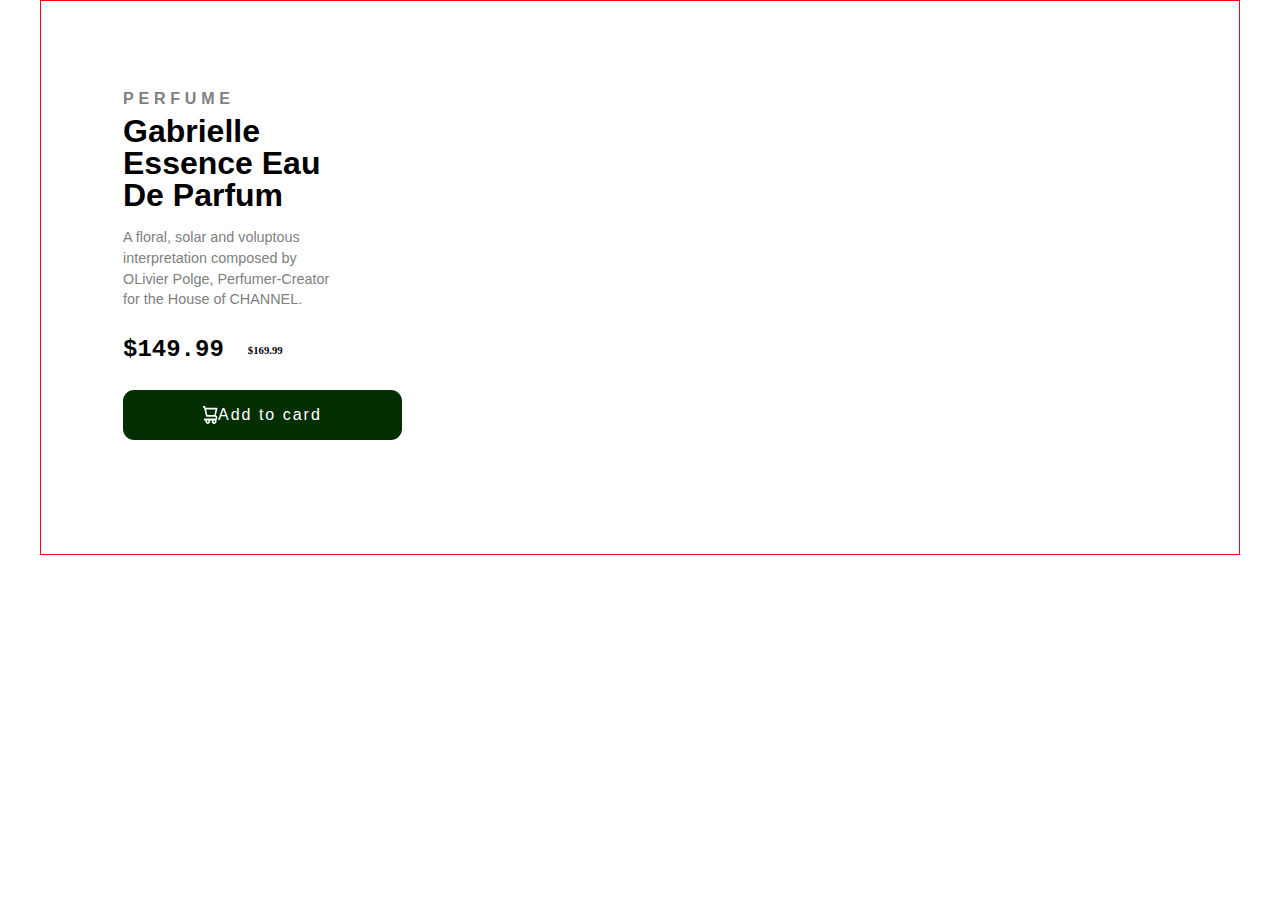
<file: Product-Card/index.html>
<!DOCTYPE html>
<html lang="en">
  <head>
    <meta charset="UTF-8" />
    <meta name="viewport" content="width=device-width, initial-scale=1.0" />
    <title>Product Design</title>
    <link rel="stylesheet" href="style.css" />
  </head>
  <body>
    <div class="container">
      <div class="card">
        <div class="card-image">
          <!---
          <img src="images/card.jpg" alt="" />
          -->
        </div>
      </div>

      <div class="right-side">
        <div class="text">
          <h4>PERFUME</h4>

          <h1>
            Gabrielle <br />
            Essence Eau <br />De Parfum
          </h1>

          <p class="description">
            A floral, solar and voluptous <br />interpretation composed by
            <br />
            OLivier Polge, Perfumer-Creator <br />
            for the House of CHANNEL.
          </p>

          <div class="price">
            <h2>$149.99</h2>

            <h6>$169.99</h6>
          </div>

          <button type="submit" class="btn">
            <img src="images/icon-cart.svg" alt="image of a cart" />
            Add to card
          </button>
        </div>
      </div>
    </div>
  </body>
</html>
</file>
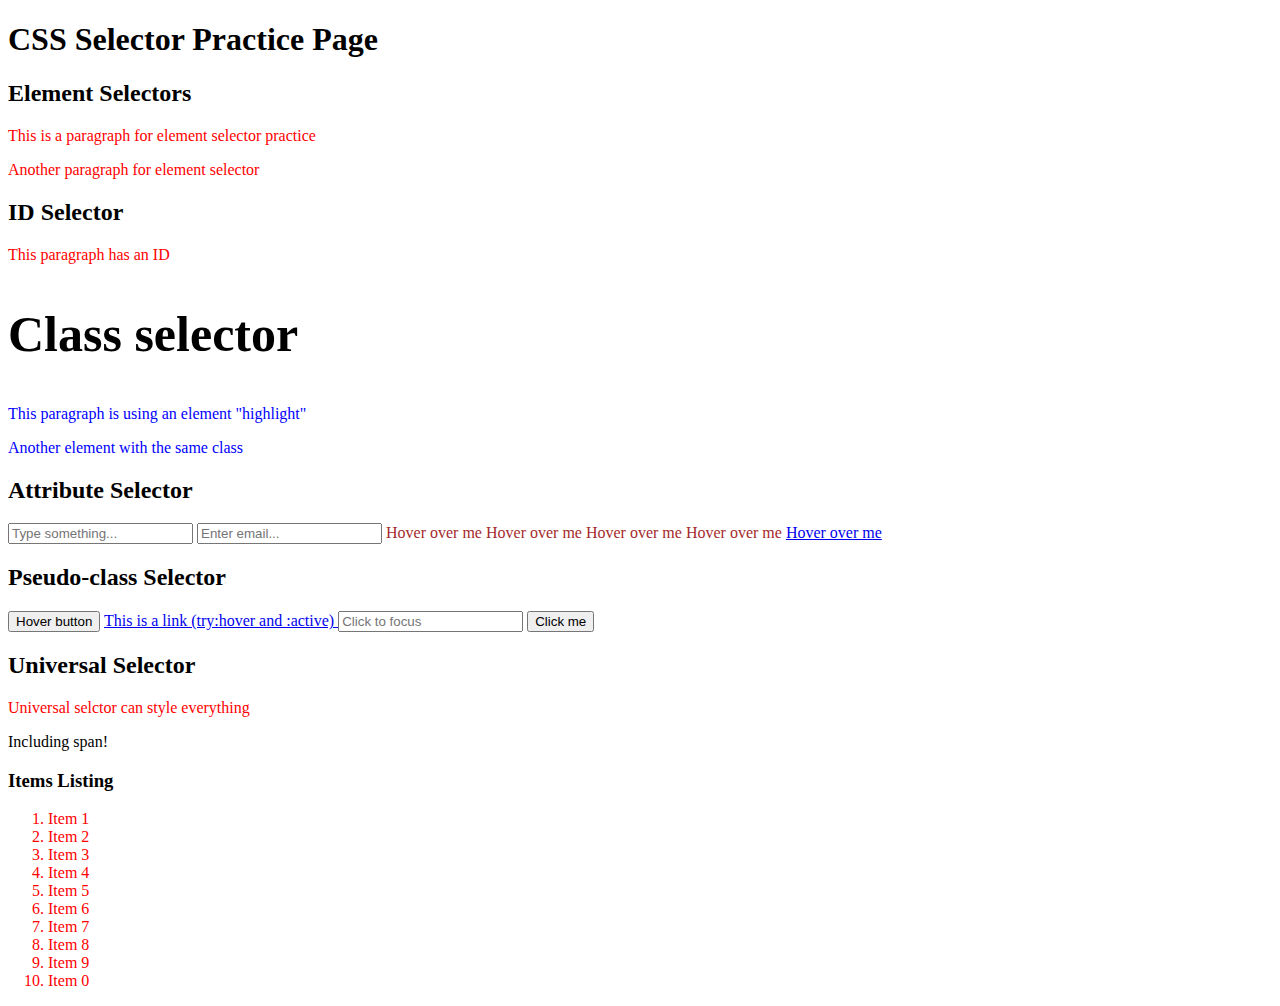
<file: Selector/index.html>
<!DOCTYPE html>
<html lang="en">
<head>
    <meta charset="UTF-8">
    <meta name="viewport" content="width=device-width, initial-scale=1.0">
    <title>Selector</title>
    <link rel="stylesheet" href="index.css">
    <style>
    </style>
</head>
<body>
    <h1>CSS Selector Practice Page</h1>

    <div class="first">
        <h2>Element Selectors</h2>
        <p>This is a paragraph for element selector practice</p>
        <p>Another paragraph for element selector</p>
    </div>

    <div class="second">
        <h2 id="unique-header">ID Selector</h2>
        <p id="unique">This paragraph has an ID</p>
    </div>

    <div class="third">
        <h2>Class selector</h2>
        <p class="highlight">This paragraph is using an element "highlight"</p>
        <p>Another element with the same class</p>
    </div>

    <h2>Attribute Selector</h2>
    <input type="text" placeholder="Type something...">
    <input type="email" placeholder="Enter email...">
    <a href="#" class="link">Hover over me</a>
    <a href="#" class="link">Hover over me</a>
    <a href="#" class="link">Hover over me</a>
    <a class="link">Hover over me</a>
    <a id="anchor" href="anchor.html" target="_blank">Hover over me</a>

    <h2>Pseudo-class Selector</h2>
    <button>Hover button</button>
    <a href="https://google.com" target="_blank" class="pseudo-link">This is a link (try:hover and :active) </a>

    <input type="text" placeholder="Click to focus" class="focus-input">

    <button>Click me</button>


    <h2>Universal Selector</h2>
    <div>
        <p>Universal selctor can style everything</p>
        <span>Including span!</span>
    </div>

    <h3>Items Listing</h3>
    <ol>
        <li>Item 1</li>
        <li>Item 2</li>
        <li>Item 3</li>
        <li>Item 4</li>
        <li>Item 5</li>
        <li>Item 6</li>
        <li>Item 7</li>
        <li>Item 8</li>
        <li>Item 9</li>
        <li>Item 0</li>
    </ol>
</body>
</html>
</file>
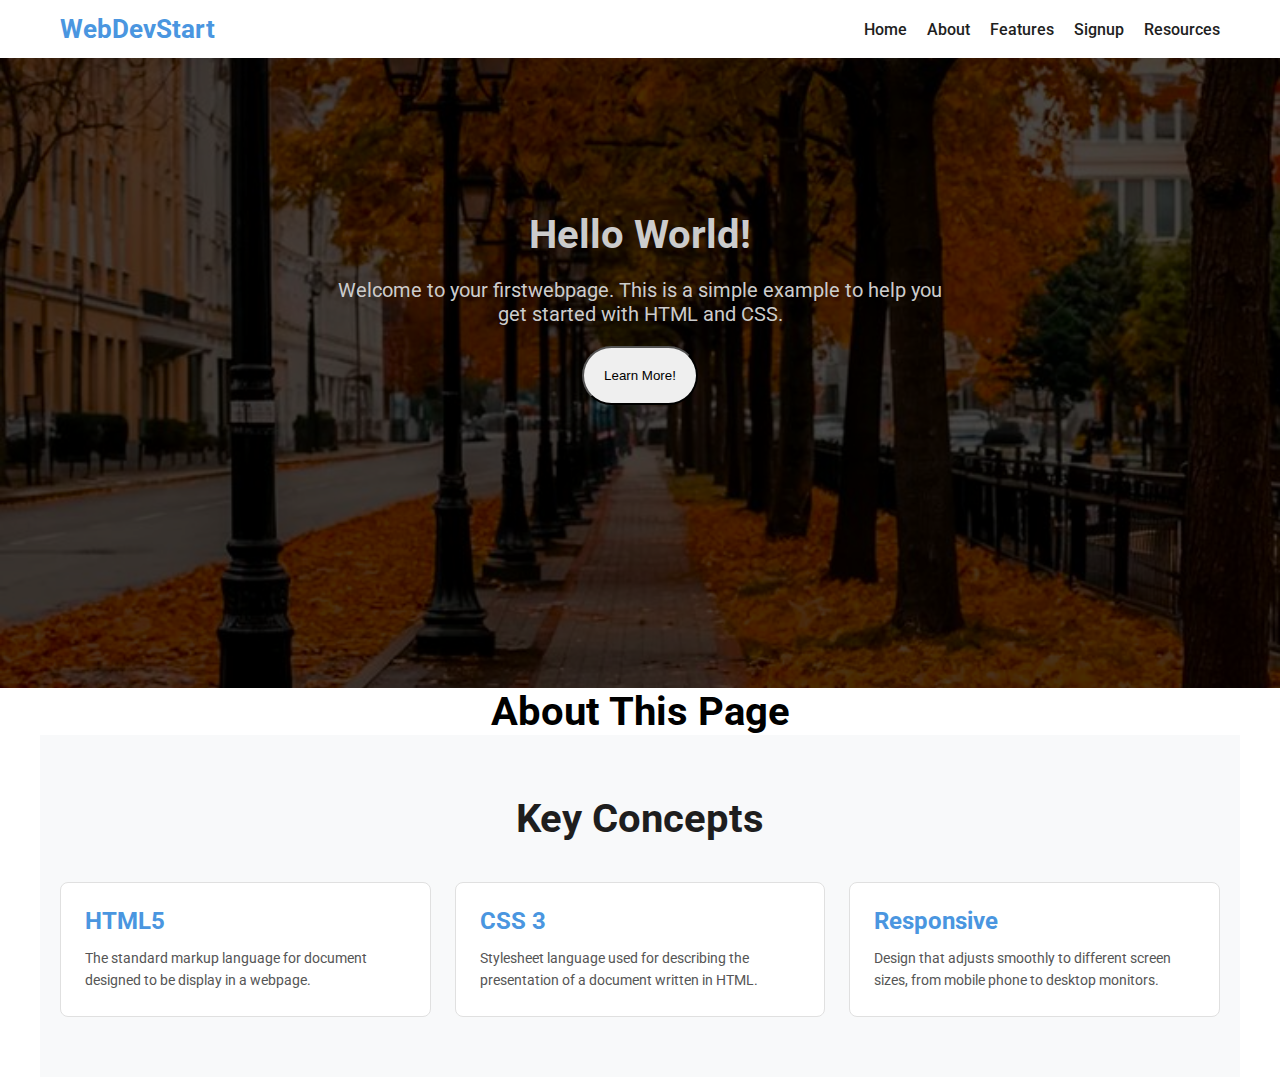
<file: simple-web-page/Index.html>
<!DOCTYPE html>
<html lang="en">
  <head>
    <meta charset="UTF-8" />
    <meta name="viewport" content="width=device-width, initial-scale=1.0" />
    <title>Simple Web Page</title>
    <link rel="stylesheet" href="./css/style.css" />
    <link rel="preconnect" href="https://fonts.googleapis.com" />
    <link rel="preconnect" href="https://fonts.gstatic.com" crossorigin />
    <link
      href="https://fonts.googleapis.com/css2?family=Roboto:ital,wght@0,100..900;1,100..900&display=swap"
      rel="stylesheet"
    />
  </head>
  <body>
    <header>
      <div class="navigation container">
        <div class="logo">WebDevStart</div>

        <nav class="nav-links">
          <ul>
            <li class="link"><a href="#home">Home</a></li>
            <li class="link"><a href="#about">About</a></li>
            <li class="link"><a href="#features">Features</a></li>
            <li class="link"><a href="#signup">Signup</a></li>
            <li class="link"><a href="resources.html">Resources</a></li>
          </ul>
        </nav>
      </div>
    </header>

    <main>
      <section id="home" class="home--area">
        <div class="absolute"></div>
        <div class="home--section container">
          <h1 class="welcome">Hello World!</h1>
          <p>
            Welcome to your firstwebpage. This is a simple example to help you
            <br />get started with HTML and CSS.
          </p>

          <!--  <a href="https://www.google.com" target="_blank" class="btn">
            <button>Learn More!</button>
          </a> -->

          <a href="https://www.google.com">
            <button>Learn More!</button>
          </a>
        </div>
      </section>

      <section id="about">
        <h2 style="text-align: center">About This Page</h2>
      </section>

      <section id="features">
        <div class="features-section container">
          <h2 class="">Key Concepts</h2>

          <div class="feature-grid">
            <div class="feature-card card-one">
              <h4>HTML5</h4>
              <p>
                The standard markup language for document designed to be display
                in a webpage.
              </p>
            </div>

            <div class="feature-card card-two">
              <h4>CSS 3</h4>
              <p>
                Stylesheet language used for describing the presentation of a
                document written in HTML.
              </p>
            </div>
            <div class="feature-card card-three">
              <h4>Responsive</h4>
              <p>
                Design that adjusts smoothly to different screen sizes, from
                mobile phone to desktop monitors.
              </p>
            </div>
          </div>
        </div>
      </section>
    </main>

    <footer></footer>
  </body>
</html>
</file>
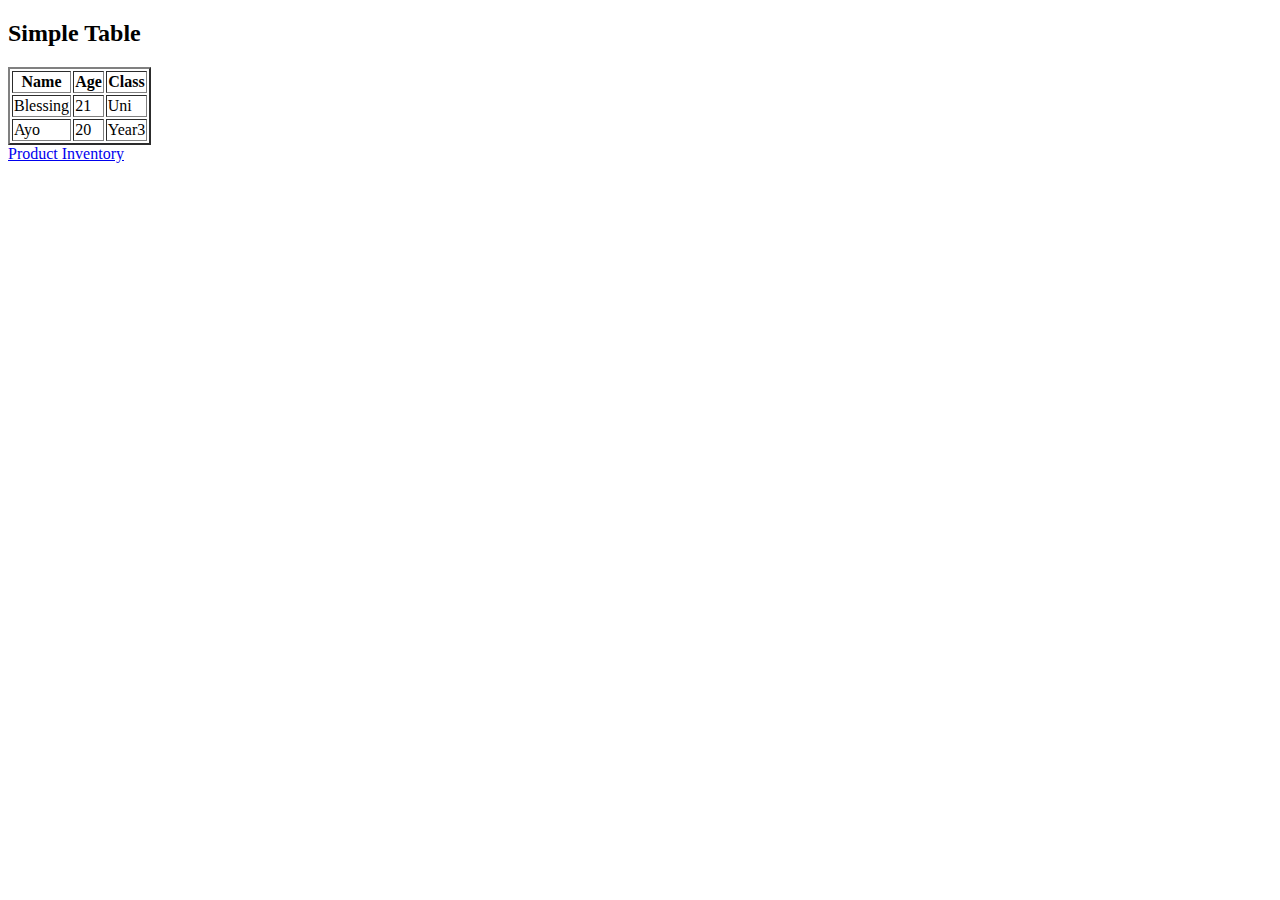
<file: Table/index.html>
<!DOCTYPE html>
<html lang="en">
<head>
    <meta charset="UTF-8">
    <meta name="viewport" content="width=device-width, initial-scale=1.0">
    <title>Table</title>
</head>
<body>
    <h2>Simple Table</h2>

    <table border="2">
        <tr>
            <th>Name</th>
            <th>Age</th>
            <th>Class</th>
        </tr>

        <tr>
            <td>Blessing</td>
            <td>21</td>
            <td>Uni</td>
        </tr>

        <tr>
            <td>Ayo</td>
            <td>20</td>
            <td>Year3 </td>
        </tr>
    </table>

    <a href="table.html"> Product Inventory </a>
</body>
</html>
</file>
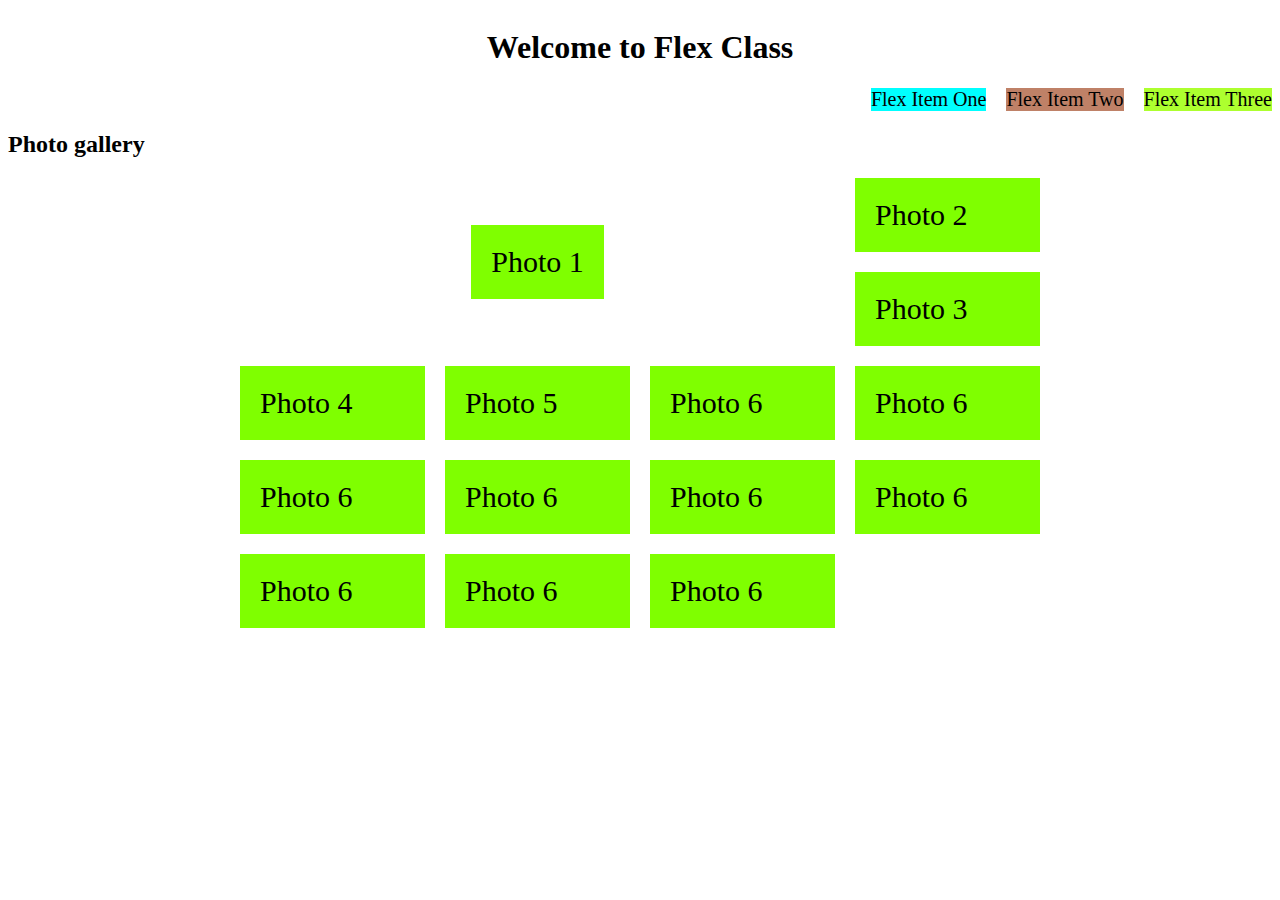
<file: Box-model/box-model.html>
<!DOCTYPE html>
<html lang="en">
  <head>
    <meta charset="UTF-8" />
    <meta name="viewport" content="width=device-width, initial-scale=1.0" />
    <link rel="stylesheet" href="box-model.css" />
    <title>Box Model</title>
  </head>
  <body>
    <!-- <div class="element">
      BOX
      <h1>Hello</h1>
      <p>I am Here</p>
      <span>I am a span</span>
      <a href="">I am an anchor tag</a>
      <h2>I am heading two</h2>
    </div> -->

    <div class="header">
      <h1>Welcome to Flex Class</h1>
    </div>

    <div class="flex-container">
      <div class="flex-item flex-one">Flex Item One</div>
      <div class="flex-item flex-two">Flex Item Two</div>
      <div class="flex-item flex-three">Flex Item Three</div>
    </div>

    <h2>Photo gallery</h2>
    <div class="gallery">
      <div class="grid-item one">Photo 1</div>
      <div class="grid-item two">Photo 2</div>
      <div class="grid-item three">Photo 3</div>
      <div class="grid-item four">Photo 4</div>
      <div class="grid-item">Photo 5</div>
      <div class="grid-item fifth">Photo 6</div>
      <div class="grid-item fifth">Photo 6</div>
      <div class="grid-item fifth">Photo 6</div>
      <div class="grid-item fifth">Photo 6</div>
      <div class="grid-item fifth">Photo 6</div>
      <div class="grid-item fifth">Photo 6</div>
      <div class="grid-item fifth">Photo 6</div>
      <div class="grid-item fifth">Photo 6</div>
      <div class="grid-item fifth">Photo 6</div>
    </div>
  </body>
</html>
</file>
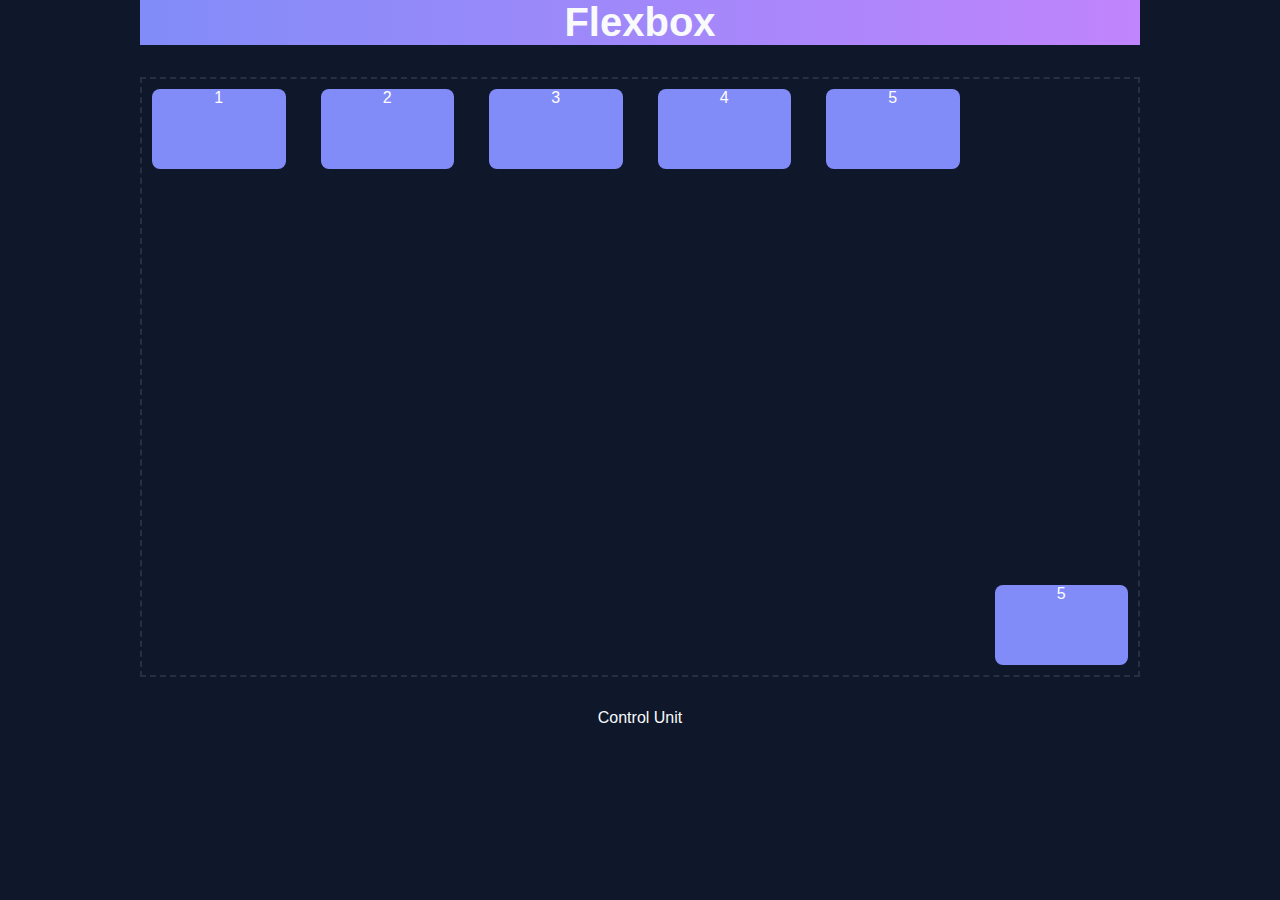
<file: Box-model/flex-box.html>
<!DOCTYPE html>
<html lang="en">
  <head>
    <meta charset="UTF-8" />
    <meta name="viewport" content="width=device-width, initial-scale=1.0" />
    <title>Flexbox Demo</title>
    <link rel="stylesheet" href="flex-box.css" />
    <link rel="preconnect" href="https://fonts.googleapis.com" />
    <link rel="preconnect" href="https://fonts.gstatic.com" crossorigin />

    <link
      href="https://fonts.googleapis.com/css2?family=Poppins&display=swap"
      rel="stylesheet"
    />
  </head>

  <body>
    <main class="wrapper">
      <header>
        <h1>Flexbox</h1>
      </header>

      <div class="flex-container">
        <div class="flex-item one">1</div>
        <div class="flex-item one">2</div>
        <div class="flex-item one">3</div>
        <div class="flex-item one">4</div>
        <div class="flex-item one">5</div>
        <div class="flex-item fifth">5</div>
      </div>

      <div class="controls-hint">
        <p>Control Unit</p>
      </div>
    </main>
  </body>
</html>
</file>
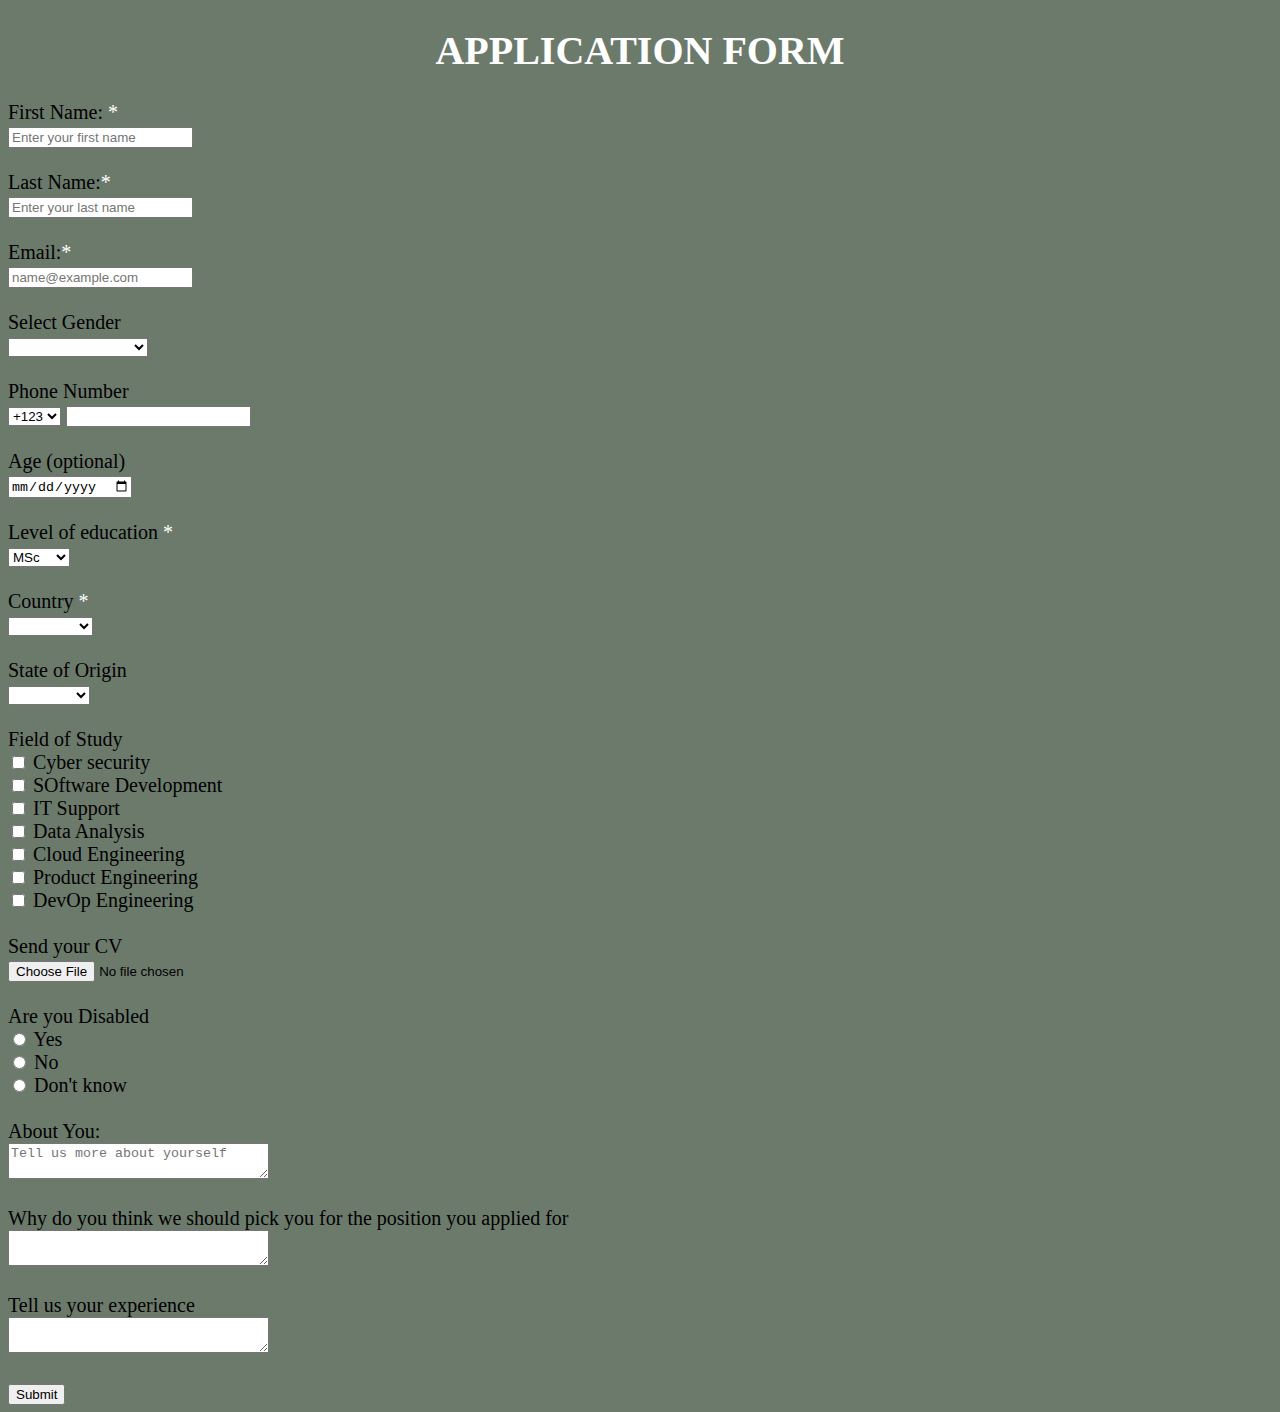
<file: Exam1/FORM.html>
<!DOCTYPE html>
<html lang="en">
<head>
    <meta charset="UTF-8">
    <meta name="viewport" content="width=device-width, initial-scale=1.0">
    <title>Application form</title>
    <style>
        body {
            background: rgb(108, 122, 108);
            font-size: 20px;
        }
        h1 {
            text-align: center;
            color: white;
        }
        .required-indicator {
            color: #fff;
        }
    </style>
</head>
<body>
    <h1>APPLICATION FORM</h1>
    <form action="">
        <div>
            <label for="first_name">First Name: <span class="required-indicator">*</span></label><br>
            <input 
            id="first_name" 
            type="text" 
            placeholder="Enter your first name">
        </div><br>

        <div>
            <label for="last_name" >Last Name:<span class="required-indicator">*</span></label><br>
            <input 
            id="last_name" 
            type="text" 
            placeholder="Enter your last name">
        </div><br>

        <div>
            <label for="email">Email:<span class="required-indicator">*</span></label><br>
            <input 
            id="email" 
            type="text"
            placeholder="name@example.com" required>
        </div><br>

        <div>
            <label for="gender">Select Gender</label><br>

            <select name="gender" id="gender">
                <option value=""></option>
                <option value="male">Male</option>
                <option value="female">Female</option>
                <option value="transgender">Transgender</option>
                <option value="#">Preferred not to say</option>
                <option value="others">Others</option>
            </select>
        </div><br>

        <div>
            <label for="contact">Phone Number</label><br>
            <select id="your country number">
                <option value="">+123</option>
            </select>
            <input type="number">
        </div> <br>

        <div>
            <label for="age">Age (optional) </label><br>
            <input type="date" />
        </div><br>

        <div>
            <label for="education">Level of education <span class="required-indicator">*</span></label><br>
        
            <select>
                <option>MSc</option>
                <option>PhD</option>
                <option>HND</option>
                <option>NCE</option>
                <option>BSc</option>
                <option>SSCE</option>
                <option>Others</option>
            </select>
        </div><br>

        <div>
            <label for="country">Country <span class="required-indicator">*</span></label><br>
            <select id="country">
                <option value=""></option>
                <option value="">Australia</option>
                <option value="">Brazil</option>
                <option value="">Cameroon</option>
                <option value="">Ghana</option>
                <option value="">Kenya</option>
                <option value="">Libya</option>
                <option value="">Mexico</option>
                <option value="">Nigeria</option>
                <option value="">Rwanda</option>
            </select>
        </div><br>

        <div>
            <label for="state">State of Origin</label><br>
            <select  id="state">
                <option value=""></option>
                <option value="abia">Abia</option>
                <option value="adamawa">Adamawa</option>
                <option value="ekiti">Ekiti</option>
                <option value="lago">Lagos</option>
                <option value="ilorin">Ilorin</option>
                <option value="oyo">Oyo</option>
                <option value="kogi">Kogi</option>
                <option value="osun">Osun</option>
            </select>
        </div><br>

        <div>
            <label for="field">Field of Study</label><br>
            <input type="checkbox">
            <label for="">Cyber security</label><br>
            <input type="checkbox">
            <label for="">SOftware Development</label><br>
            <input type="checkbox">
            <label for="">IT Support</label><br>
            <input type="checkbox">
            <label for="">Data Analysis</label><br>
            <input type="checkbox">
            <label for="">Cloud Engineering</label><br>
            <input type="checkbox">
            <label for="">Product Engineering</label><br>
            <input type="checkbox">
            <label for="">DevOp Engineering</label><br>
        </div><br>

        <div>
            <label for="file">Send your CV</labeL><br>
            <input type="file">
        </div><br>

        <div>
            <label for="disable">Are you Disabled</label><br>

            <input id="yes" type="radio" name="disable">
            <label for="yes">Yes</label><br>

            <input id="no" type="radio" name="disable">
            <label for="no">No</label><br>

            <input id="don't know" type="radio" name="disable">
            <label for="other">Don't know</label><br>
        </div><br>

        <div>
            <label for="">About You:</label><br>
            <textarea
             id="text"
             placeholder="Tell us more about yourself"
             rol="15"
             cols="30"></textarea>
        </div><br>

        <div>
            <label for="">Why do you think we should pick you for the position you applied for</label><br>
            <textarea
             id="text"
             rol="15"
             cols="30"></textarea>
        </div><br>

        <div>
            <label for="">Tell us your experience</label><br>
            <textarea
             id="text"
             rol="15"
             cols="30"></textarea>
        </div><br>


        <button type="submit">Submit</button>
    </form>
</body>
</html>
</file>
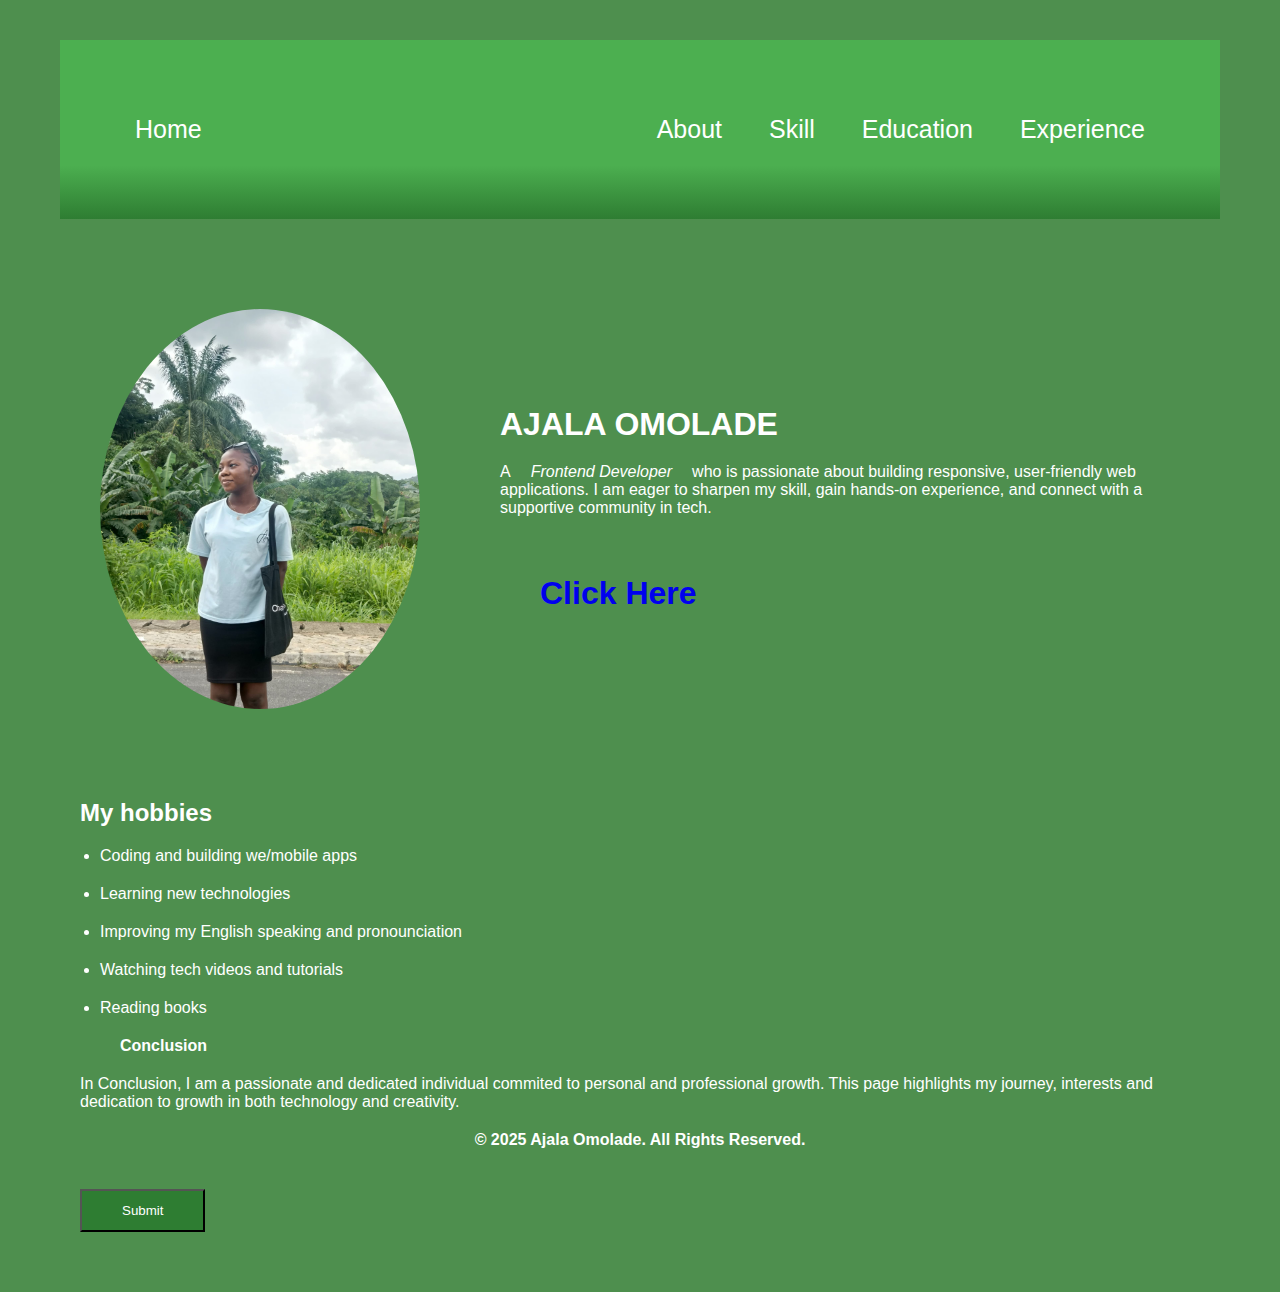
<file: Exam1/personal-profile.html>
<!DOCTYPE html>
<html lang="en">
  <head>
    <meta charset="UTF-8" />
    <meta name="viewport" content="width=device-width, initial-scale=1.0" />
    <title>Personal Profile</title>
    <style>
      * {
        margin: 20px;
        padding: 0;
        box-sizing: border-box;
        text-decoration: none;
      }

      body {
        font-family: Arial, sans-serif;
        background: rgb(78, 143, 78);
        color: white;
        margin-bottom: 20px;
      }
      header {
        background: linear-gradient(
          to bottom,
          #4caf50 0%,
          #4caf50 70%,
          #2e7d32 100%
        );
        padding: 20px 0;
      }
      nav a {
        color: #fff;

      }
      nav a:hover {
        color: #2e7d32;
      }
      .main {
        padding: 20px;
        gap: 20px;
        display: flex;
        justify-content: center;
        align-items: center;
      }
      .main-text {
        text-align: left;
      }
      nav {
        padding: 15px;
        font-size: 25px;
        display: flex;
        justify-content: space-between;
      }
      nav ul {
        text-align: center;
      }
      img {
        width: 20rem;
        height: 25rem;
        border-radius: 50%;
        margin: 30px auto;
        background: #e0e0e0;
        display: flex;
        align-items: center;
        justify-content: center;
      }
    .footer {
        text-align: center;
        font-weight: bold;
    }
    .btn button {
        padding: 12px 40px;
        border:  1fr solid rgb(105, 221, 105);
        background-color: #2e7d32;
        color: #fff;
    }
    .btn button:hover {
        color: #17581a;
    }
    </style>
  </head>
  <body>
    <header>
      <nav>
        <div><a href="#home">Home</a></div> 
        <div><a href="#about">About</a>
        <a href="#skill">Skill</a>
        <a href="#education">Education</a>
        <a href="#experience">Experience</a>
        </div>
      </nav>
    </header>

    <div class="main">
      <div class="img"><img src="Omolade.jpg" alt="My Image" /></div>

      <div class="main-text">
        <h1>AJALA OMOLADE</h1>
        <p>
          A<i>Frontend Developer</i>who is passionate about building responsive,
          user-friendly web applications. I am eager to sharpen my skill, gain
          hands-on experience, and connect with a supportive community in tech.
        </p> <strong><h1>
         <a href="FORM.html">Click Here</a></strong></h1>
      </div>
    </div>

    <section>
      
      <h2>My hobbies</h2>
      <ul class="hobby-list">
        <li>Coding and building we/mobile apps</li>
        <li>Learning new technologies</li>
        <li>Improving my English speaking and pronounciation</li>
        <li>Watching tech videos and tutorials</li>
        <li>Reading books</li>
      </ul>
    </section>

    <footer class="footer-note">
      <div>
        <p><strong>Conclusion</strong></p>
        In Conclusion, I am a passionate and dedicated individual commited to
        personal and professional growth. This page highlights my journey,
        interests and dedication to growth in both technology and creativity.
      </div>
    </footer>

    <footer class="footer">
      <p>&copy; 2025 Ajala Omolade. All Rights Reserved.</p>
    </footer>

    <div class="btn">
        <button type="submit">Submit</button>
    </div>
  </body>
</html>
</file>
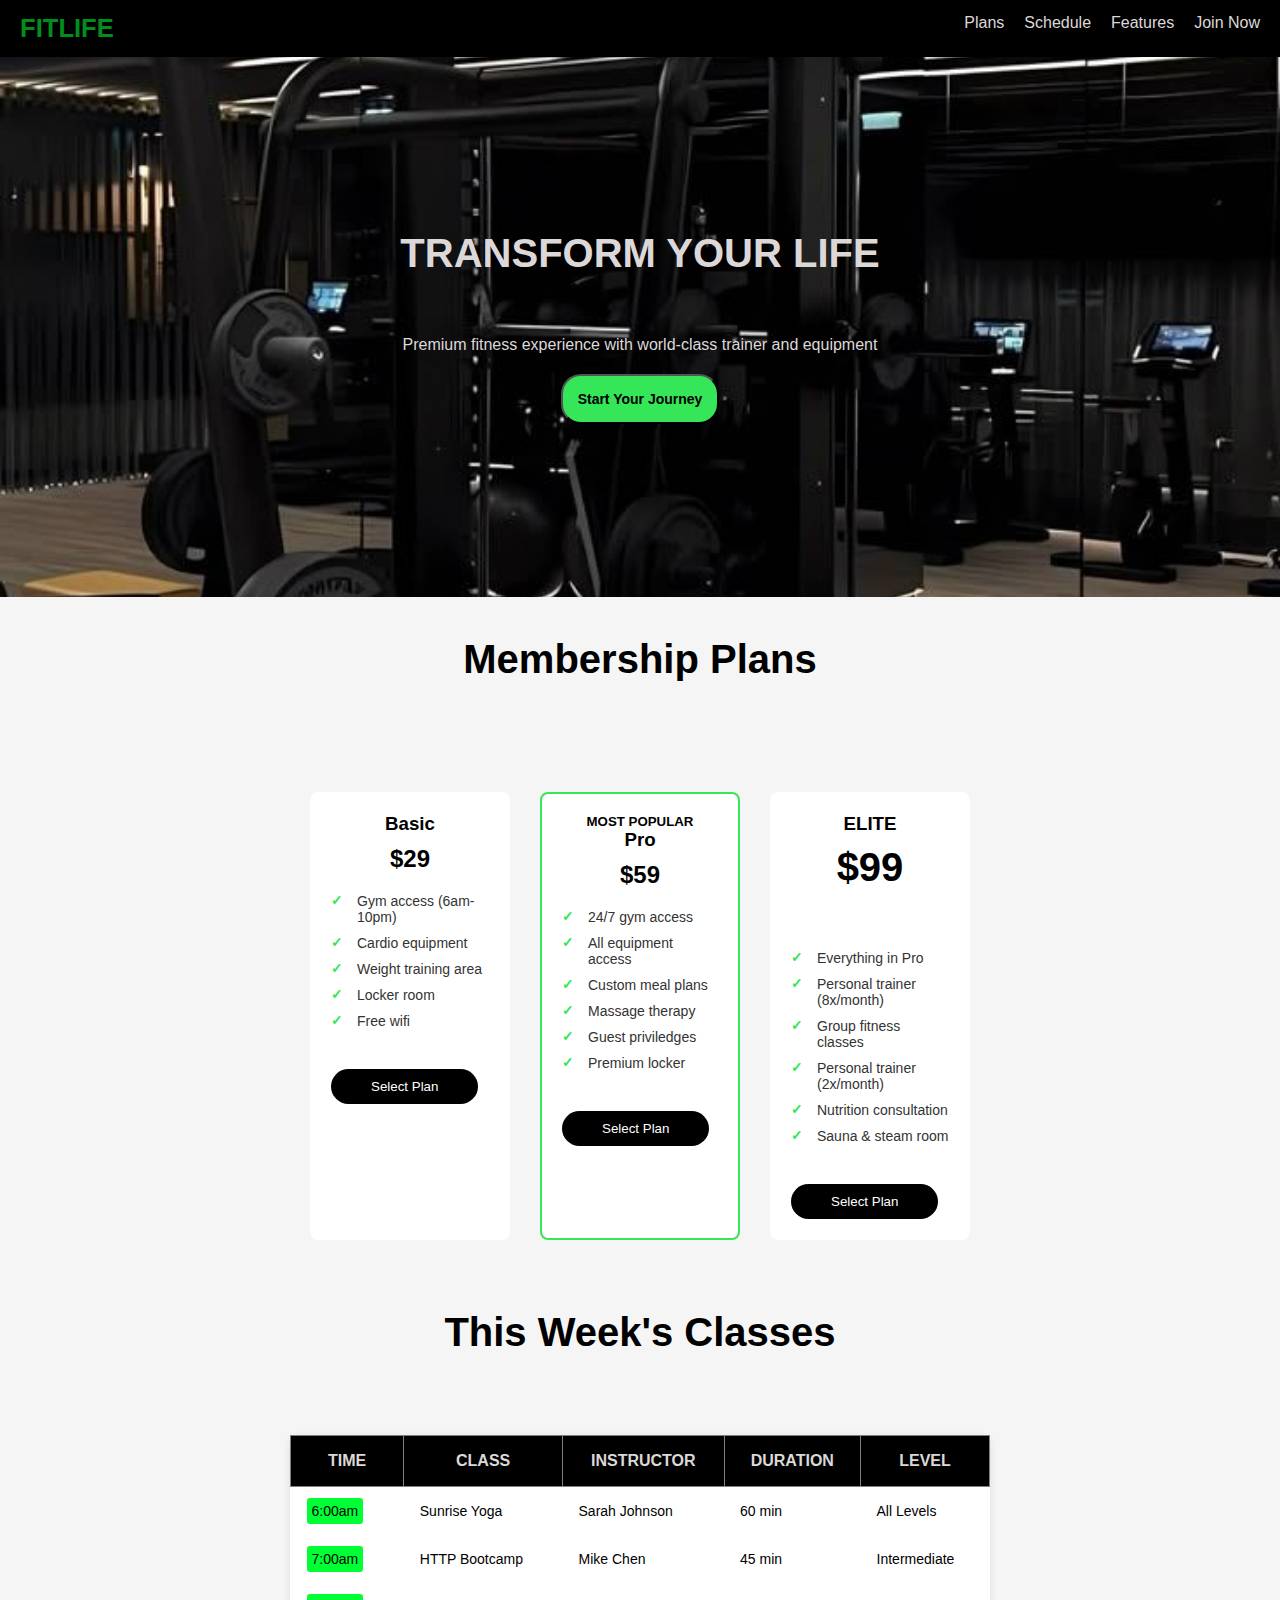
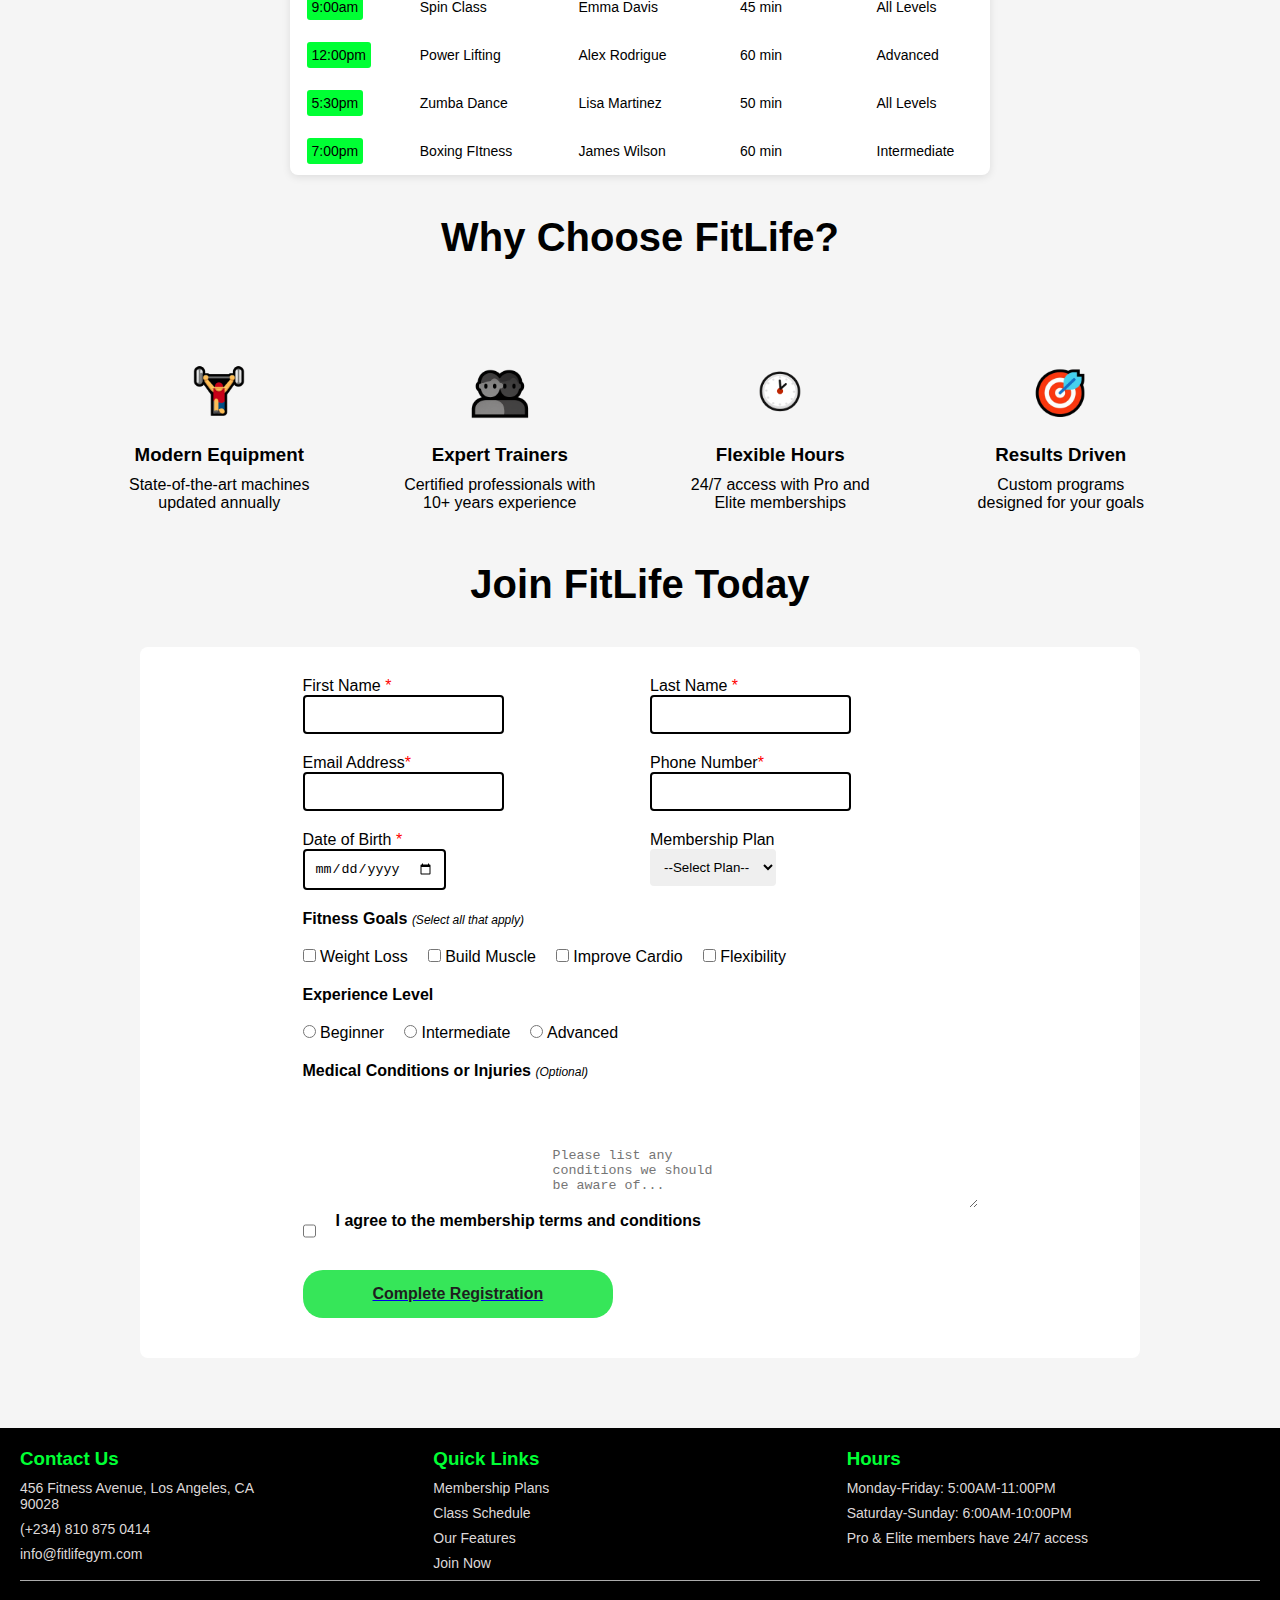
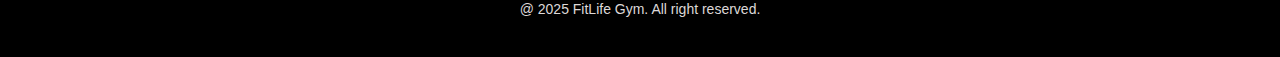
<file: Exam2/Fitlife.html>
<!DOCTYPE html>
<html lang="en">
  <head>
    <meta charset="UTF-8" />
    <meta name="viewport" content="width=device-width, initial-scale=1.0" />
    <title>FITLIFE</title>
    <link rel="stylesheet" href="Fitlife.css" />
  </head>

  <body>
    <header>
      <div class="navigation">
        <div class="header">FITLIFE</div>

        <nav class="nav-links">
          <ul>
            <li class="link"><a href="#home">Plans</a></li>
            <li class="link"><a href="#about">Schedule</a></li>
            <li class="link"><a href="#features">Features</a></li>
            <li class="link"><a href="#signup">Join Now</a></li>
          </ul>
        </nav>
      </div>
    </header>

    <div class="logo"></div>
      <div class="logo-container">
        <h1>TRANSFORM YOUR LIFE</h1>
        <p>Premium fitness experience with world-class trainer and equipment</p>

        <a href="#"><button class="btn-1">Start Your Journey</button> </a>
      </div>
    </div>

    <main>
      <section class="feature">
        <div class="feature-section container">
          <h1>Membership Plans</h1>
        </div>
      </section>

      <section class="feature0">
        <div class="feature-grid">
            <div class="feature-card card-one">
             <div class="head">
              <h3>Basic</h3>
              <h2>$29</h2>
             </div>

             <ul>
              <li><span class="tick">✓</span>Gym access (6am-10pm)</li>
              <li><span class="tick">✓</span>Cardio equipment</li>
              <li><span class="tick">✓</span>Weight training area</li>
              <li><span class="tick">✓</span>Locker room</li>
              <li><span class="tick">✓</span>Free wifi</li>
             </ul>

             <a href="#">
              <button type="submit" class="btn-2">Select Plan</button>
             </a>
            </div>

            <div class="feature-card card-two"
            style="border: 2px solid #36e659">
             <div class="head">
              <div class="heading">
                <h5>MOST POPULAR</h5>
                <h3>Pro</h3>
              </div>
                <h2>$59</h2>
             </div>

              <div>
               <ul>
                <li><span class="tick">✓</span>24/7 gym access</li>
                <li><span class="tick">✓</span>All equipment access</li>
                <li><span class="tick">✓</span>Custom meal plans</li>
                <li><span class="tick">✓</span>Massage therapy</li>
                <li><span class="tick">✓</span>Guest priviledges</li>
                <li><span class="tick">✓</span>Premium locker</li>
               </ul>
              </div>

             <a href="#">
              <button type="submit" class="btn-2">Select Plan</button>
             </a>
            </div>

            <div class="feature-card card-three">
             <div class="head">
              <h3>ELITE</h3>
              <h1>$99</h1>
             </div>

          
               <ul>
                <li><span class="tick">✓</span> Everything in Pro</li>
                <li><span class="tick">✓</span>Personal trainer (8x/month)</li>
                <li><span class="tick">✓</span>Group fitness classes</li>
                <li><span class="tick">✓</span>Personal trainer (2x/month)</li>
                <li><span class="tick">✓</span>Nutrition consultation</li>
                <li><span class="tick">✓</span>Sauna & steam room</li>
               </ul>
            

             <a href="#">
              <button type="submit" class="btn-2">Select Plan</button>
             </a>
            </div>
         </div>
      </section>

      <section class="feature">
        <h1>This Week's Classes</h1>
      </section>

      <section class="feature1">
        <div class="feature1-section">
          <table border="2">
            <thead>
              <tr>
                <th>TIME</th>
                <th>CLASS</th>
                <th>INSTRUCTOR</th>
                <th>DURATION</th>
                <th>LEVEL</th>
              </tr>
            </thead>

            <tr>
             <tr></tr>
              <td><span
               style="background: #00ff34; 
               padding: 5px;
               border-radius: 3px;">6:00am </span></td>
              <td>Sunrise Yoga</td>
              <td>Sarah Johnson</td>
              <td>60 min</td>
              <td>All Levels</td>
            </tr>

            <tr>
              <td><span
                 style="background: #00ff34;
                 padding: 5px;
                 border-radius: 3px;">7:00am</span></td>
              <td>HTTP Bootcamp</td>
              <td>Mike Chen</td>
              <td> 45 min</td>
              <td>Intermediate</td>
            </tr>

            <tr>
              <td><span
                 style="background: #00ff34;
                 padding: 5px;
                 border-radius: 3px;">9:00am</span></td>
              <td>Spin Class</td>
              <td>Emma Davis</td>
              <td>45 min</td>
              <td>All Levels</td>
            </tr>

            <tr>
              <td><span
                 style="background: #00ff34;
                  padding: 5px;
                  border-radius: 3px;">12:00pm</span></td>
              <td>Power Lifting</td>
              <td>Alex Rodrigue</td>
              <td>60 min</td>
              <td>Advanced</td>
            </tr>

            <tr>
              <td><span
                 style="background: #00ff34;
                  padding: 5px;
                  border-radius: 3px;">5:30pm</span> </td>
              <td>Zumba Dance</td>
              <td>Lisa Martinez</td>
              <td>50 min</td>
              <td>All Levels</td>
            </tr>

            <tr>
              <td><span
                 style="background: #00ff34;
                  padding: 5px;
                  border-radius: 3px;">7:00pm</span> </td>
              <td>Boxing FItness</td>
              <td>James Wilson</td>
              <td>60 min</td>
              <td>Intermediate</td>
            </tr>
          </table>
        </div>
      </section>

      <section class="feature2">
        <div>
          <h1>
          Why Choose FitLife?
        </h1>
        </div>

      <section>
        <div class="feature-grid2">
          <div class="feature-card2 card-1">
            <img src="./images/file_one.png" alt="">
            <h3>Modern Equipment</h3>
            <p>State-of-the-art machines<br>updated annually</p>
          </div>

          <div class="feature-card2 card-2">
            <img src="./images/file_two.png" alt="">
            <h3>Expert Trainers</h3>
            <p>Certified professionals with<br>10+ years experience</p>
          </div>

          <div class="feature-card2 card-3">
            <img src="./images/file_three.png" alt="">
            <h3>Flexible Hours</h3>
            <p>24/7 access with Pro and<br>Elite memberships</p>
          </div>

          <div class="feature-card2 card-4">
            <img src="./images/file_four.png" alt="">
            <h3>Results Driven</h3>
            <p>Custom programs<br>designed for your goals</p>
          </div>
        </div>
      </section>

      <section>
        <h1>Join FitLife Today</h1>
      </section>
    
      <section class="form">
        <form>
          <div class="form1">
            <div>
              <label for="first_name">First Name <span style="color: red;">*</span>
              </label><br>

              <input
               id="first_name" 
               type="text">
            </div>

            <div>
              <label for="last_name">Last Name <span style="color: red;">*</span>
              </label><br>

              <input
               id="last_name" 
               type="text">
            </div>

            <div>
              <label for="first_name">Email Address<span style="color: red;">*</span> </label><br>

              <input
               id="email_address" 
               type="email">
            </div>

            <div>
              <label for="contact">Phone Number<span style="color: red;">*</span> </label><br>

              <input
               id="contact" 
               type="number">
            </div>

            <div>
              <label for="date_of_birth">Date of Birth <span style="color: red;">*</span></label><br>

              <input
               id="date_of_birth" 
               type="date">
            </div>

            <div>
              <label for="memebership">Membership Plan</label><br>
              <select id="membership_plan">
                <option value="">--Select Plan--</option>
                <option value="">2months</option>
                <option value="">5month</option>
                <option value="">One Year</option>
              </select>
            </div>
          </div>

          <div class="form2">
            <h4>Fitness Goals <em>(Select all that apply)</em></h4>

            <div class="checkbox-card">
              <div>
                <input type="checkbox">
                <label for="weight_loss">Weight Loss</label>
              </div>

              <div>
                <input type="checkbox">
                <label for="build_muscle">Build Muscle</label>
              </div>

              <div>
                <input type="checkbox">
                <label for="improve_cardio" >Improve Cardio</label>
              </div>

              <div>
                <input type="checkbox">
                <label for="flexibility">Flexibility</label>
              </div>
            </div>

              <h4>Experience Level</h4>
              <div class="radio-card">
              <div>
                <input type="radio">
                <label for="beginner">Beginner</label>
              </div>

              <div>
                <input type="radio">
                <label for="intermediate">Intermediate</label>
              </div>

              <div>
                <input type="radio">
                <label for="advanced">Advanced</label>
              </div>
            </div>

            <div class="condition">
               <h4>Medical Conditions or Injuries <em>(Optional)</em></h4><br>
               <textarea placeholder="Please list any conditions we should be aware of..."></textarea>
            </div>

            <div class="checkbox-card">
               <input type="checkbox">
               <h4>I agree to the membership terms and conditions</h4>
            </div>

            <a href="#">
              <button type="submit" class="btn-3">Complete Registration</button>
             </a>

          </div>
        </form>
       </section>

      </section>

    </main>

    <footer class="footer">
      <section class="footer-1">
       <div class="feature-grid3">
        <div class="feature-card3">
          <h3
          style="color: #00ff34">Contact Us</h3>

          <div>
            <ul>
             <li>456 Fitness Avenue, Los Angeles, CA<br>90028 </li>
             <li>(+234) 810 875 0414</li>
             <li>info@fitlifegym.com</li>
           </ul>
          </div>

        </div>

        <div class="feature-card3">
          <div>
            <h3 style="color: #00ff34">Quick Links</h3>
          </div>

          <div>
            <ul>
             <li>Membership Plans</li>
             <li>Class Schedule</li>
             <li>Our Features</li>
             <li>Join Now</li>
            </ul>
          </div>
        </div>

        <div class="feature-card3">
          <div>
            <h3 style="color: #00ff34">Hours</h3>
          </div>

          <div>
            <ul>
             <li>Monday-Friday: 5:00AM-11:00PM</li>
             <li>Saturday-Sunday: 6:00AM-10:00PM</li>
             <li>Pro & Elite members have 24/7 access</li>
            </ul>
          </div>
        </div>
       </div>
      </section>

      <section class="footer-2"> 
         @ 2025 FitLife Gym. All right reserved.
      </section>
    </footer>
  </body>
</html>
</file>
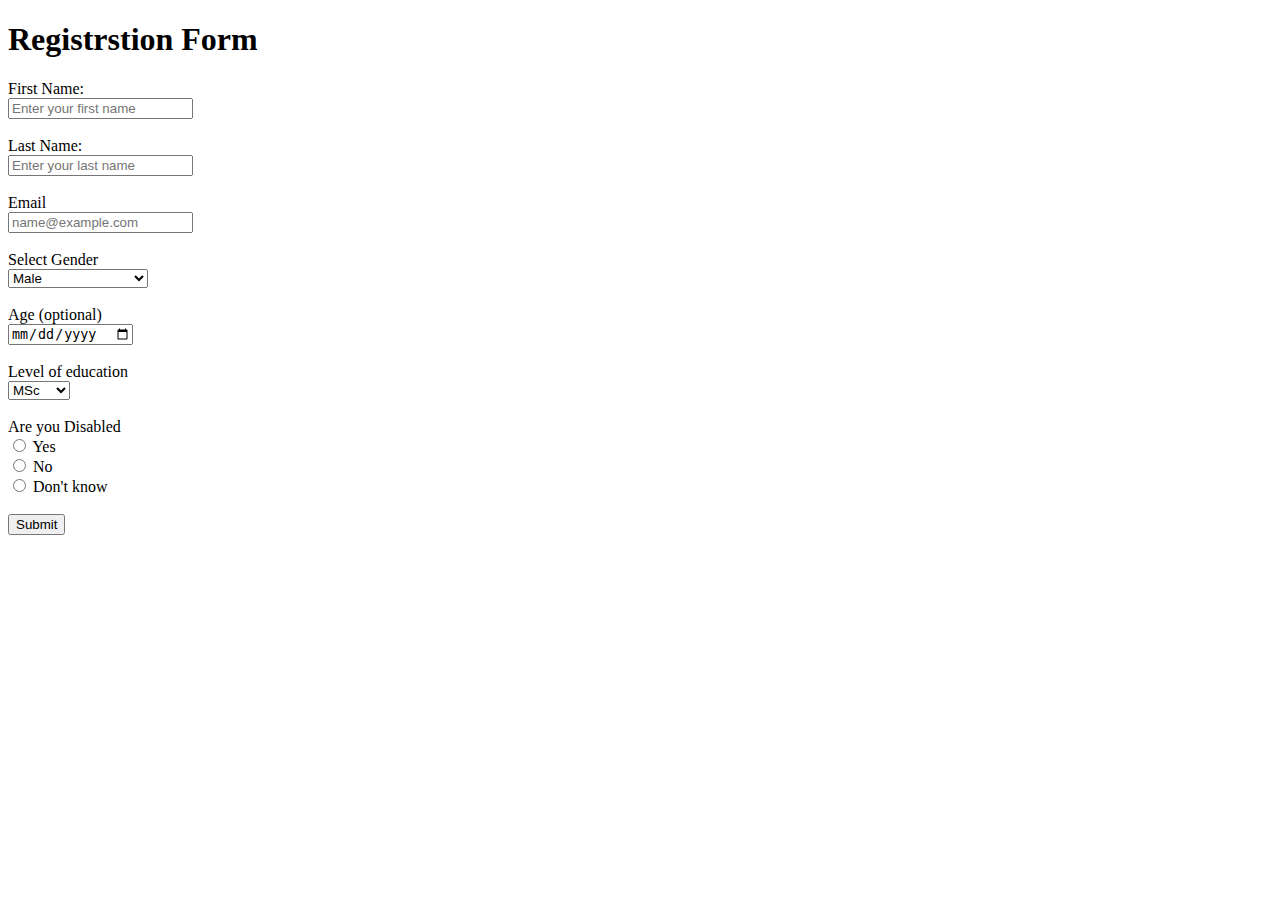
<file: form/forms.html>
<!DOCTYPE html>
<html lang="en">
<head>
    <meta charset="UTF-8">
    <meta name="viewport" content="width=device-width, initial-scale=1.0">
    <title>FORM</title>
</head>
<body>

    <h1>Registrstion Form</h1>
    <form action="">
        <div>
            <label for="fname">First Name:</label><br>
            <input 
            id="fname" 
            type="text" 
            placeholder="Enter your first name">
        </div><br>

        <div>
            <label for="lname" >Last Name:</label><br>
            <input 
            id="lname" 
            type="text" 
            placeholder="Enter your last name">
        </div><br>

        <div>
            <label for="email">Email</label><br>
            <input 
            id="email" 
            type="text"
            placeholder="name@example.com" required>
        </div><br>

        <div>
            <label for="gender">Select Gender</label><br>

            <select name="gender" id="gender">
                <option>Male</option>
                <option>Female</option>
                <option>Transgender</option>
                <option>Preferred not to say</option>
                <option>Others</option>
            </select>
        </div><br>

        <div>
            <label for="age">Age (optional) </label><br>
            <input type="date" />
        </div><br>

        <div>
            <label for="education">Level of education</label><br>
        
            <select>
                <option>MSc</option>
                <option>PhD</option>
                <option>HND</option>
                <option>NCE</option>
                <option>BSc</option>
                <option>SSCE</option>
                <option>Others</option>
            </select>
        </div><br>

        <div>
            <label for="disable">Are you Disabled</label><br>

            <input id="yes" type="radio" name="disable">
            <label for="yes">Yes</label><br>

            <input id="no" type="radio" name="disable">
            <label for="no">No</label><br>

            <input id="don't know" type="radio" name="disable">
            <label for="other">Don't know</label><br>
        </div><br>

        <button type="submit">Submit</button>
    </form>
</body>
</html>
</file>
<file: Product-Card/style.css>
* {
  margin: 0;
  padding: 0;
  box-sizing: border-box;
}

.container {
  border: 1px solid red;
  max-width: 1200px;
  max-height: 2000px;
  margin: 0 auto;
  padding: 50px 50px;
  background-color: inherent[];
}

.center {
  border: 1px solid blue;
  max-width: 900px;
  max-height: 1200px;
  margin: 0 auto;
  display: flex;
  gap: 1rem;
}

.card-image {
  background-image: url("images/image-product-desktop.jpg");
  background-size: cover;
  background-position: center;
  flex: 1;
  border-radius: 0.7rem;
}

.card-image {
  max-height: 200px;
  max-width: 255px;
  position: position;
}

.right-side {
  display: flex;
  flex: 1.5;
  padding: 2rem;
  flex-direction: column;
  justify-content: center;
}
.text {
  font-size: medium;
  margin-bottom: 2rem;
  line-height: 2rem;
}

h4 {
  font-family: "Monserrat", sans-serif;
  letter-spacing: 0.3rem;
  color: gray;
}
h1 {
  font-family: "Fraunces", sans-serif;
  font-weight: 900;
  font-size: 2rem;
  margin-bottom: 1rem;
}
p {
  font-family: "Montserrat", sans-serif;
  color: gray;
  font-size: 0.9rem;
  line-height: 1.3rem;
  margin-bottom: 1.5rem;
}

.price {
  display: flex;
  align-items: center;
  gap: 1.5rem;
  margin-bottom: 1.5rem;
}

h2 {
  font-family: "Courier New", Courier, monospace;
  font-size: 1000;
}

.btn {
  display: flex;
  border-style: none;
  border-radius: 0.7rem;
  letter-spacing: 2px;
  padding: 1rem 5rem;
  background-color: rgb(2, 46, 2);
  font-size: 1rem;
  color: white;
}

@media (max-width: 768px) {
}
</file>
<file: Selector/index.css>
/* Element selector */
p {
    color: red;
}
input:focus {
    outline: none;
}

/*
#unique {
    background-color: blue;
}

#unique-header {
    font-size: 60px;
}
h2 {
    font-size: 20px;
}
.highlight {
    background-color: yellow;
    border: 1px solid black;
    padding: 20px;
}*/
.link {
 text-decoration: none;
 color: brown; 
}
/*
a[href] {
    text-decoration: none;
    cursor: progress;
}

input[type="email"] {
    border: 2px solid blue;
}

.pseudo-link:hover {
    background: green;
    color: #fff;
}

.pseudo-link:visited {
    color:green;
}

.pseudo-link:active {
    background: green;
    color: red;
    text-decoration: overline;
}

.focus-input:focus{
    border: 2px solid red;
    background: green;
    
}

button:hover {
    cursor: pointer;
    background: green;
}
#anchor:visited { 
    text-decoration: underline;
    background: blue;
}
/*
li:nth-child(odd) {
    background: blue;
}
li:nth-child(even) {
    background: yellow;
} 
li:nth-child(3),
li:nth-child(6),
li:nth-child(8) {
    background: yellow;
    color: blue;
} */

ol li {
    color:red;
}

.third p {
    color: blue;
}

.third h2 {
    font-size: 50px;
}
</file>
<file: simple-web-page/css/style.css>
* {
  margin: 0;
  padding: 0;
  box-sizing: border-box;
}

:root {
  --primary-color: #4a96e0;
  --secondary-color: #4ec4ce;
  --text-color-white: #cccccc;
  --text-color-dark: #1e1e1e;
  --fs-md: 1.15rem;
  --fs-xs: 0.75rem;
  --fs-lg: 1.25rem;
  --fs-sm: 0.875rem;
  --fs-base: 1rem;
  --fs-xl: 1.5rem;
  --fs-3xl: 2.5rem;
}

body {
  font-family: "Roboto", "Inter", sans-serif;
}

.container {
  max-width: 1200px;
  margin: 0 auto;
}

.navigation {
  /* background-color: red; */
  display: flex;
  align-items: center;
  justify-content: space-between;
  padding: 14px 20px;
}

.nav-links ul {
  display: flex;
  list-style: none;
  gap: 20px;
  align-items: center;
}

.logo {
  font-weight: 700;
  font-size: 1.6rem;
  color: var(--primary-color);
}

.nav-links ul {
  display: flex;
  list-style: none;
  gap: 20px;
}

.nav-links ul a {
  text-decoration: none;
  color: var(--text-color-dark);
  font-weight: 500;
}

.home--area {
  background-image: url("../images/nature4.jpeg");
  background-position: center;
  background-size: cover;
  background-repeat: no-repeat;
  min-height: 70vh;
  position: relative;
}

.absolute {
  position: absolute;
  background: #000000b6;
  top: 0;
  bottom: 0;
  left: 0;
  right: 0;
}

.home--section {
  /*  background: linear-gradient(to left, blue, red); */
  display: flex;
  /*  text-align: center;*/
  position: relative;
  z-index: 500;
  height: 500px;
  flex-direction: column;
  align-items: center;
  justify-content: center;
  gap: 20px;
  padding: 50px;
}

.welcome {
  font-size: var(--fs-3xl);
  color: var(--text-color-white);
}

.home--section p {
  font-size: 20px;
  color: var(--text-color-white);
  text-align: center;
}
.features-section {
  padding: 60px 20px;
  background-color: #f8f9fa;
}

.features-section h2 {
  text-align: center;
  font-size: var(--fs-3xl);
  color: var(--text-color-dark);
  margin-bottom: 40px;
}

.feature-grid {
  display: grid;
  grid-template-columns: repeat(auto-fit, minmax(280px, 1fr));
  gap: 24px;
  margin-top: 40px;
}

.feature-card {
  background: white;
  border: 1px solid #e0e0e0;
  border-radius: 8px;
  padding: 24px;
  transition: box-shadow 0.3s ease, transform 0.3s ease;
}

.feature-card:hover {
  box-shadow: 0 4px 12px rgba(0, 0, 0, 0.1);
  transform: translateY(-4px);
}

.feature-card h4 {
  font-size: var(--fs-xl);
  color: var(--primary-color);
  margin-bottom: 12px;
}

.feature-card p {
  font-size: var(--fs-sm);
  color: #555;
  line-height: 1.6;
}

.head {
  text-align: center;
}

button {
  padding: 20px;
  border-radius: 30px;
}

h2 {
  font-size: var(--fs-3xl);
}
h4 {
  color: var(--primary-color);
  font-size: var(--fs-lg);
}
</file>
<file: Box-model/box-model.css>
.header {
  display: flex;
  justify-content: center;
}
.flex-container {
  display: flex;
  flex-direction: row;
  justify-content: end;
  gap: 20px;
}

.flex-item {
  font-size: 20px;
}
.flex-one {
  background: aqua;
}
.flex-two {
  background: #a44c27b3;
}
.flex-three {
  background: greenyellow;
}
.gallery {
  width: 800px;
  display: grid;
  margin: auto;
  gap: 20px;
  grid-template-columns: 1fr 1fr 1fr 1fr;
}
.one {
  grid-column: 1 / span 3;
  grid-row: 1 / span 2;
  /*
  display: flex;
  justify-content: center; */
  place-self: center;
}
.grid-item {
  background: chartreuse;
  font-size: 30px;
  padding: 20px;
}
</file>
<file: Box-model/flex-box.css>
:root {
  --bg-color: #0f172a;
  --text-color: #f8fafc;
  --asscent-color: #818cf8;
  --item-bg: rgba(99, 102, 241, 0.1);
  --item-border: rgba(99, 102, 241, 0.4);
  --container-border: rgba(255, 255, 255, 0.1);
}

* {
  margin: 0;
  padding: 0;
  box-sizing: border-box;
}
body {
  font-family: "inter", sans-serif;
  background: var(--bg-color);
  color: var(--text-color);
  min-height: 100vh;
  display: flex;
  justify-content: center;
  /* keep page content starting at the top so header doesn't push everything down */
  align-items: flex-start;
}

.wrapper {
  width: 90%;
  max-width: 1000px;
  text-align: center;
}

header {
  margin-bottom: 2rem;
  height: auto;
}

h1 {
  font-size: 2.5rem;
  font-weight: 700;
  margin-bottom: 0.5rem;
  background: linear-gradient(to right, #818cf8, #c084fc);
}

.subtitle {
  color: #94a3b8;
  font-size: 1.1rem;
}

.flex-container {
  border: 2px dashed var(--container-border);
  height: 600px;

  display: flex;
  flex-direction: row;
  justify-content: flex-start;
  align-items: start;
  gap: 15px;
}

.flex-item {
  background: var(--asscent-color);
  color: white;
  width: 80px;
  height: 80px;
  margin: 10px;
  border-radius: 8px;
}

.fifth {
  align-self: flex-end;
  justify-content: end;
}

.flex-item {
  width: 100%;
}

@media (max-width: 600px) {
  .flex-container {
    flex-direction: column;
    min-height: auto;
  }
}

.controls-hint {
  margin-top: 2rem;
}
</file>
<file: Exam2/Fitlife.css>
* {
  margin: 0;
  padding: 0;
  box-sizing: border-box;
}

:root {
  --primary-color: #008f1d;
  --secondary-color: #36e659;
  --text-color-white: #ddd8d8;
  --text-color-dark: #1e1e1e;
  --fs-md: 1.15rem;
  --fs-xs: 0.75rem;
  --fs-lg: 1.25rem;
  --fs-sm: 0.875rem;
  --fs-base: 1rem;
  --fs-xl: 1.5rem;
  --fs-3xl: 2.5rem;
}

body {
  font-family: "Roboto", "Inter", sans-serif;
  background: whitesmoke;
  gap: 20px;
}

.container {
  max-width: 1200px;
  margin: 0 auto;
  height: 100%;
}

.navigation {
  background-color: black;
  display: flex;
  justify-content: space-between;
  padding: 14px 20px;
}

.nav-links ul {
  color: var(--text-color-white);
  display: flex;
  list-style: none;
  gap: 20px;
  align-items: center;
}

.header {
  color: var(--primary-color);
  font-weight: 700;
  font-size: 1.6rem;
}

.nav-links ul a {
  text-decoration: none;
  color: var(--text-color-white);
  font-weight: 500;
}

.logo-container {
  background-image: url("images/pic14.jpeg");
  background-size: cover;
  background-position: center;
  background-repeat: no-repeat;
  text-align: center;
  display: flex;
  flex-direction: column;
  align-items: center;
  justify-content: center;
  gap: 20px;
  min-height: 60vh;
  color: var(--text-color-white);
  padding: 48px 20px;
}
.btn-1 {
  padding: 15px;
  border-radius: 20px;
  font-size: 14px;
  font-weight: bold;
  background: var(--secondary-color);
}

h1 {
  text-align: center;
  font-weight: bolder;
  font-size: 2.5rem;
  padding-bottom: 40px;
}

.feature {
  display: flex;
  justify-content: center;
  align-items: center;
  padding: 40px;
}

.feature0 {
  display: flex;
  justify-content: center;
  align-items: center;
}

.feature-section {
  width: 100%;
  display: flex;
  justify-content: center;
}
.feature-grid {
  display: grid;
  grid-template-columns: 200px 200px 200px;
  gap: 30px;
  justify-items: center;
  padding: 30px;
}
.feature-card {
  background: #fff;
  border: 1px solid white;
  padding: 20px;
  border-radius: 8px;
  box-sizing: border-box;
}

.feature-card .head {
  text-align: center;
  padding-bottom: 20px;
}

.feature-card ul {
  list-style: none;
  padding-left: 0;
  margin: 0;
  padding-bottom: 30px;
}

.feature-card li {
  margin-bottom: 10px;
  font-size: var(--fs-sm);
  color: #333;
  display: flex;
  align-items: flex-start;
  gap: 8px;
}

.tick {
  color: var(--secondary-color);
  font-weight: 700;
  margin-right: 6px;
  line-height: 1;
}

.btn-2 {
  background: #000;
  color: white;
  padding: 10px 40px;
  border-radius: 20px;
  border: none;
}

.feature1 {
  padding-bottom: 40px;
}

.feature1-section {
  background: #fff;
  display: flex;
  flex-direction: column;
  align-items: center;
  justify-content: center;
  padding-top: 0;
  width: 90%;
  max-width: 700px;
  margin: 0 auto;
  border-radius: 8px;
  box-shadow: 0 2px 8px rgba(0, 0, 0, 0.1);
}

table {
  border-style: none;
  width: 100%;
  border-collapse: collapse;
}

table th {
  padding: 1rem;
  background: #000;
  color: var(--text-color-white);
}

table td {
  padding: 1rem;
  border: none;
  font-size: var(--fs-sm);
  text-align: center;
  text-align: left;
}

.feature2 {
  background: whitesmoke;
  padding-bottom: 70px;
}

.feature-grid2 {
  width: 90%;
  display: grid;
  grid-template-columns: 1fr 1fr 1fr 1fr;
  gap: 30px;
  margin: auto;
  padding: 30px;
}

.feature-card2 {
  padding: 20px 10px;
  text-align: center;
}

img {
  height: 90px;
  width: 90px;
}

h3 {
  padding-bottom: 10px;
}

.form {
  background-color: white;
  width: 100%;
  max-width: 1000px;
  margin: auto;
  padding: 20px;
  border-radius: 8px;
  display: flex;
  flex-direction: column;
  align-items: center;
  gap: 20;
  padding-bottom: 30px;
}

.form1 {
  display: grid;
  grid-template-columns: 1fr 1fr;
  gap: 20px;
  padding: 10px 0;
  width: 100%;
  justify-items: flex-start;
}
label {
  padding-bottom: 7px;
}

input {
  padding: 10px 10px;
  border: 2px solid black;
  border-radius: 4px;
  border-style: 1px;
}

select {
  padding: 10px 10px;
  border-radius: 4px;
  border-style: none;
}

textarea {
  padding: 30px 250px;
  border-radius: 4px;
  border-style: none;
  border: 0.02rem black;
  border-radius: 6px;
}
.form2 {
  padding: 10px 0;
  width: 100%;
  gap: 15px;
}

.checkbox-card {
  display: flex;
  flex-direction: row;
  gap: 20px;
  padding-bottom: 20px;
}

.radio-card {
  display: flex;
  flex-direction: row;
  gap: 20px;
  padding-bottom: 20px;
}

.condition {
  padding-bottom: 10px 10px;
}

h4 {
  padding-bottom: 20px;
}

em {
  font-size: var(--fs-xs);
  font-weight: 100;
}
.btn-3 {
  background: var(--secondary-color);
  color: var(--text-color-dark);
  padding: 15px 70px;
  border-radius: 20px;
  border: none;
  text-decoration: none;
  font-size: var(--fs-);
  font-weight: bold;
  display: flex;
  justify-content: center;
  align-items: center;
}

.footer {
  background: #000;
  color: var(--text-color-white);
  padding: 20px;
  list-style: none;
}

.footer-1 li {
  padding-bottom: 20px;
  font-size: var(--fs-sm);
  list-style: none;
}
.feature-grid3 {
  display: grid;
  grid-template-columns: 1fr 1fr 1fr;
}

.feature-card3 {
  gap: 40px;
}

.feature-card3 li {
  padding-bottom: 9px;
}

.footer-2 {
  border-top: 1px solid #acacac;
  text-align: center;
  padding: 20px;
  font-size: var(--fs-sm);
}
</file>
